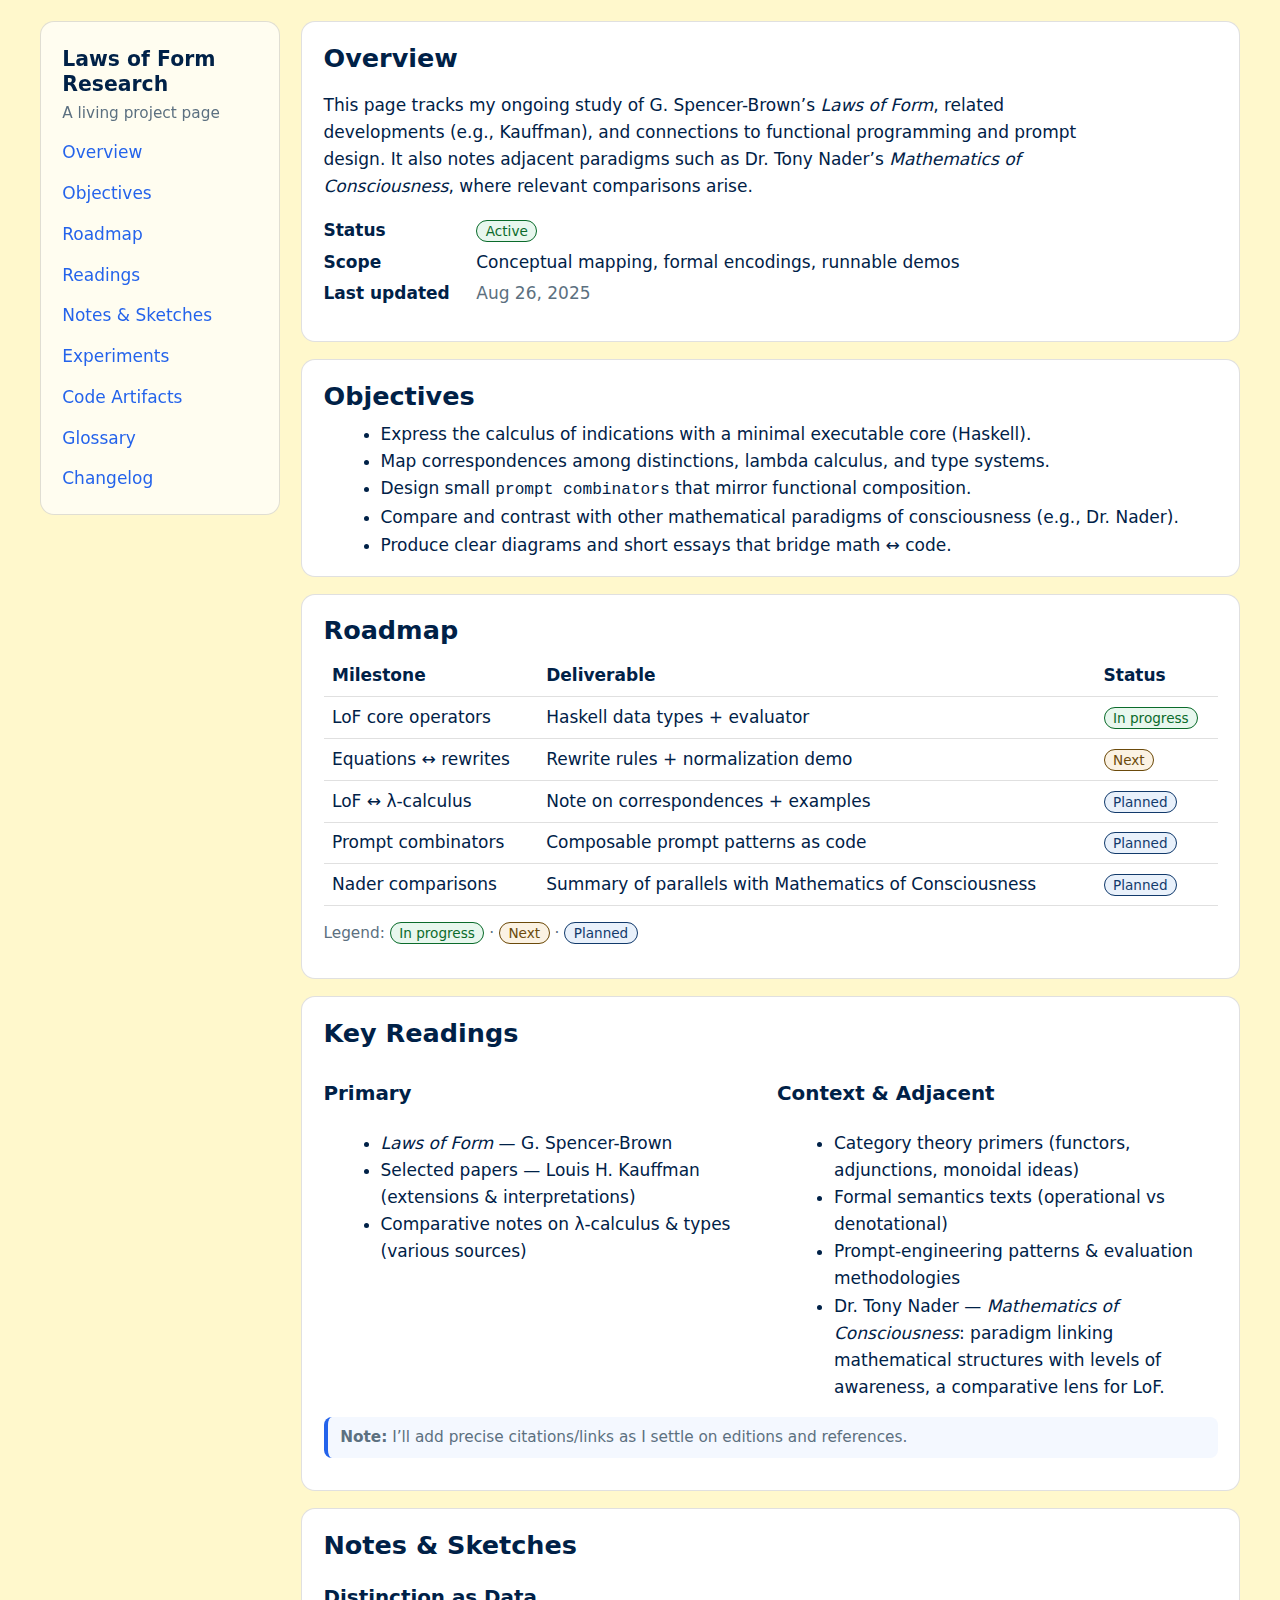
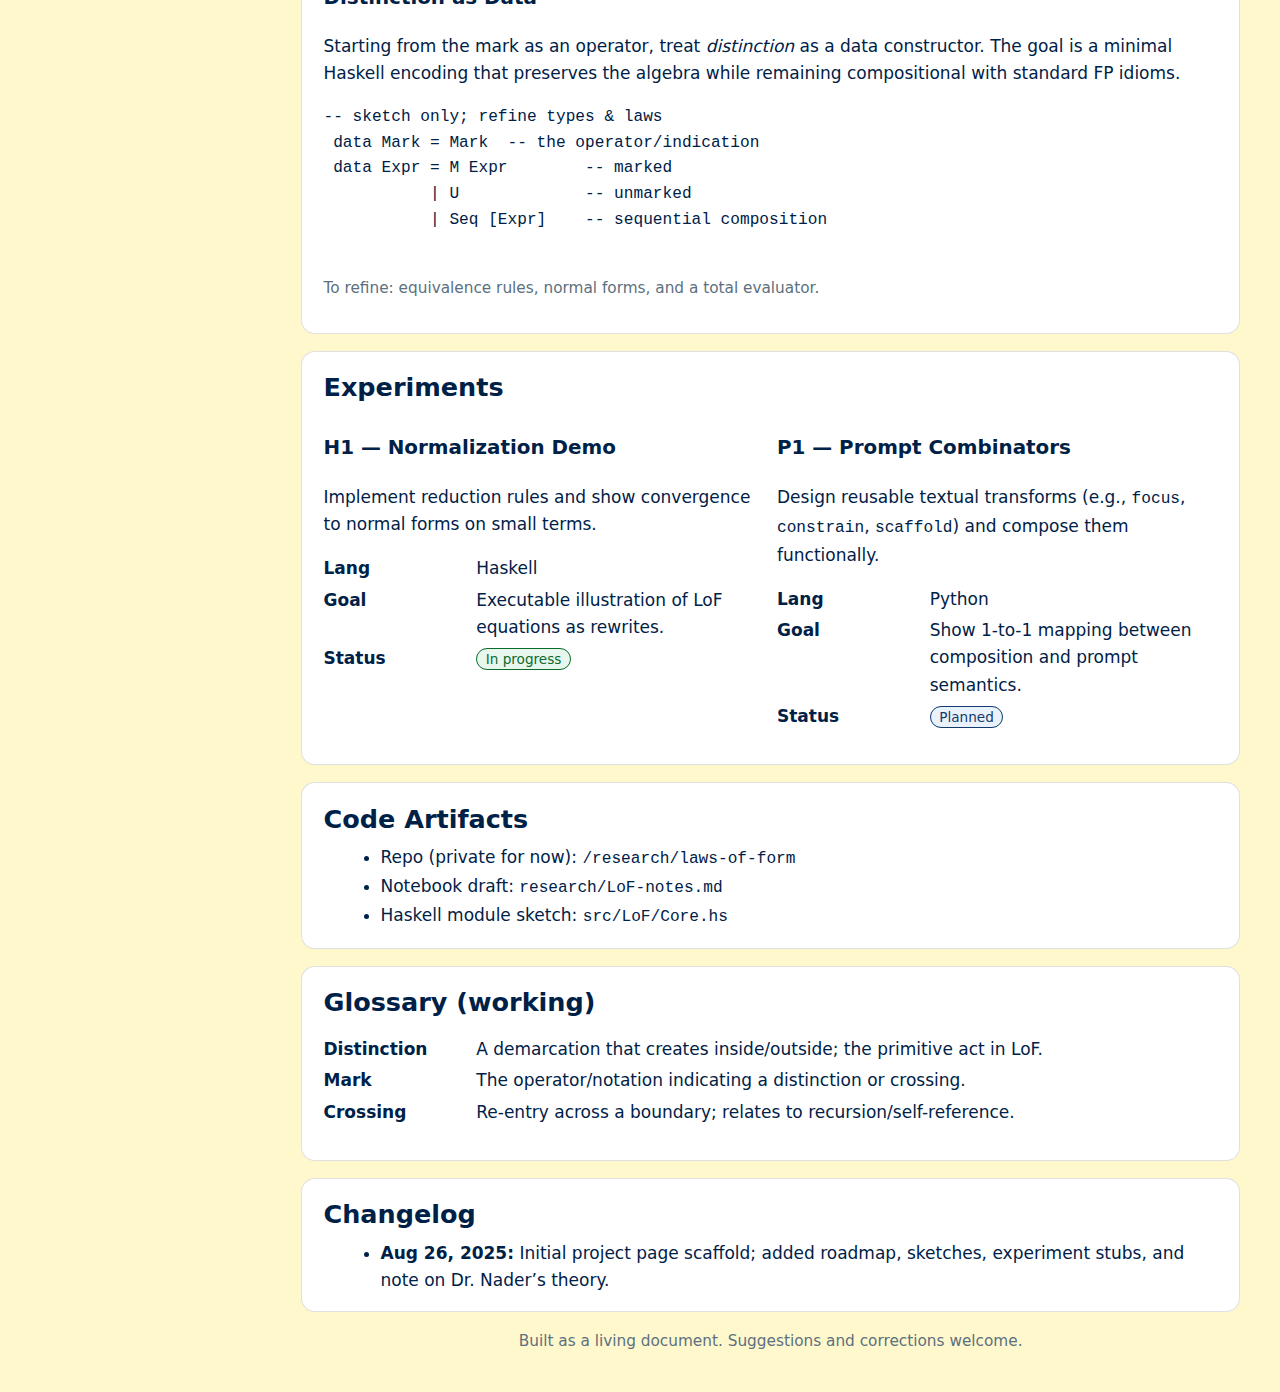
<file: resume_site/templates/_drafts/laws_of_form_research.html>
<!DOCTYPE html>
<html lang="en">
<head>
  <meta charset="utf-8" />
  <meta name="viewport" content="width=device-width, initial-scale=1" />
  <title>Laws of Form Research — Project Page</title>
  <meta name="description" content="A living research notebook connecting Spencer-Brown, Kauffman, and functional programming, with experiments in Haskell and prompt design." />
  <style>
    :root{
      /* Harmonize with your site's palette */
      --color-bg: #fff8cc; /* pastel yellow */
      --color-text: #002147; /* Oxford Blue */
      --ink-subtle: #334e68;
      --ink-faint: #5c7080;
      --card: #ffffff;
      --accent: #2463eb; /* calm blue */
      --border: rgba(0,0,0,.12);
      --radius: 14px;
    }
    html,body{margin:0;padding:0;color:var(--color-text);background:var(--color-bg);font: 17px/1.6 system-ui, -apple-system, Segoe UI, Roboto, Ubuntu, Cantarell, 'Helvetica Neue', Arial, 'Noto Sans', 'Apple Color Emoji', 'Segoe UI Emoji';}
    a{color:var(--accent);text-decoration: none}
    a:hover{text-decoration: underline}
    .page{display:grid;grid-template-columns: 240px 1fr;gap:1.25rem;max-width:1200px;margin:0 auto;padding:1.25rem;}
    @media (max-width: 980px){.page{grid-template-columns:1fr}.side{position:sticky;top:0;background:transparent}}

    /* Sidebar */
    .side{
      position: sticky; top: 1rem; align-self: start; height: fit-content;
      border:1px solid var(--border); background: rgba(255,255,255,.7); border-radius: var(--radius);
      padding:.75rem .75rem; backdrop-filter: blur(4px);
    }
    .brand{padding:.5rem .5rem .25rem .5rem;}
    .brand h1{font-size:1.2rem; line-height:1.25; margin:.2rem 0}
    .brand .meta{font-size:.9rem; color:var(--ink-faint)}
    nav ul{list-style:none; margin:.25rem 0 0; padding:0}
    nav li{margin:.2rem 0}
    nav a{display:block; padding:.3rem .5rem; border-radius:10px}
    nav a:hover{background:rgba(0,0,0,.05); text-decoration:none}

    /* Main */
    main{display:grid; gap:1rem}
    section{background: var(--card); border:1px solid var(--border); border-radius: var(--radius); padding:1rem 1.25rem}
    section h2{margin:.2rem 0 .5rem; line-height:1.25}
    .lede{max-width: 70ch}

    /* Reusable UI bits */
    .grid{display:grid; gap:.75rem}
    .cols-2{grid-template-columns: repeat(2,minmax(0,1fr))}
    .cols-3{grid-template-columns: repeat(3,minmax(0,1fr))}
    @media (max-width: 900px){.cols-2,.cols-3{grid-template-columns:1fr}}

    .badge{border:1px solid currentColor; border-radius:999px; padding:.12rem .5rem; font-size:.8rem; white-space:nowrap}
    .ok{color:#0b6b2b; background:#e8f7ee}
    .warn{color:#6b4a0b; background:#fbf2e3}
    .pause{color:#6b0b0b; background:#fdecec}
    .note{color:#123a6b; background:#e9f1fb}

    .kv{display:grid; grid-template-columns: 140px 1fr; gap:.25rem .75rem}
    .kv dt{font-weight:700}
    .kv dd{margin:0}

    .list{margin:.25rem 0 0 1rem}

    .callout{border-left:4px solid var(--accent); padding:.5rem .75rem; background: #f4f8ff; border-radius:8px}

    .code{font-family: ui-monospace, SFMono-Regular, Menlo, Consolas, 'Liberation Mono', monospace; font-size:.95em;}

    .small{font-size:.9rem; color:var(--ink-faint)}

    .table{width:100%; border-collapse: collapse}
    .table th,.table td{border-bottom:1px solid var(--border); padding:.4rem .5rem; text-align:left}

    .muted{color:var(--ink-faint)}
  </style>
</head>
<body>
  <div class="page">
    <aside class="side" aria-label="Page navigation">
      <div class="brand">
        <h1>Laws of Form Research</h1>
        <div class="meta">A living project page</div>
      </div>
      <nav>
        <ul>
          <li><a href="#overview">Overview</a></li>
          <li><a href="#objectives">Objectives</a></li>
          <li><a href="#roadmap">Roadmap</a></li>
          <li><a href="#readings">Readings</a></li>
          <li><a href="#notes">Notes & Sketches</a></li>
          <li><a href="#experiments">Experiments</a></li>
          <li><a href="#code">Code Artifacts</a></li>
          <li><a href="#glossary">Glossary</a></li>
          <li><a href="#changelog">Changelog</a></li>
        </ul>
      </nav>
    </aside>

    <main>
      <!-- OVERVIEW -->
      <section id="overview" aria-labelledby="h-overview">
        <h2 id="h-overview">Overview</h2>
        <p class="lede">
          This page tracks my ongoing study of G. Spencer-Brown’s <em>Laws of Form</em>,
          related developments (e.g., Kauffman), and connections to functional
          programming and prompt design. It also notes adjacent paradigms such as
          Dr. Tony Nader’s <em>Mathematics of Consciousness</em>, where relevant comparisons arise.
        </p>
        <dl class="kv">
          <dt>Status</dt><dd><span class="badge ok">Active</span></dd>
          <dt>Scope</dt><dd>Conceptual mapping, formal encodings, runnable demos</dd>
          <dt>Last updated</dt><dd><span class="muted">Aug 26, 2025</span></dd>
        </dl>
      </section>

      <!-- OBJECTIVES -->
      <section id="objectives" aria-labelledby="h-objectives">
        <h2 id="h-objectives">Objectives</h2>
        <ul class="list">
          <li>Express the calculus of indications with a minimal executable core (Haskell).</li>
          <li>Map correspondences among distinctions, lambda calculus, and type systems.</li>
          <li>Design small <span class="code">prompt combinators</span> that mirror functional composition.</li>
          <li>Compare and contrast with other mathematical paradigms of consciousness (e.g., Dr. Nader).</li>
          <li>Produce clear diagrams and short essays that bridge math ↔ code.</li>
        </ul>
      </section>

      <!-- ROADMAP -->
      <section id="roadmap" aria-labelledby="h-roadmap">
        <h2 id="h-roadmap">Roadmap</h2>
        <table class="table" role="table">
          <thead><tr><th>Milestone</th><th>Deliverable</th><th>Status</th></tr></thead>
          <tbody>
            <tr><td>LoF core operators</td><td>Haskell data types + evaluator</td><td><span class="badge ok">In progress</span></td></tr>
            <tr><td>Equations ↔ rewrites</td><td>Rewrite rules + normalization demo</td><td><span class="badge warn">Next</span></td></tr>
            <tr><td>LoF ↔ λ-calculus</td><td>Note on correspondences + examples</td><td><span class="badge note">Planned</span></td></tr>
            <tr><td>Prompt combinators</td><td>Composable prompt patterns as code</td><td><span class="badge note">Planned</span></td></tr>
            <tr><td>Nader comparisons</td><td>Summary of parallels with Mathematics of Consciousness</td><td><span class="badge note">Planned</span></td></tr>
          </tbody>
        </table>
        <p class="small muted">Legend: <span class="badge ok">In progress</span> · <span class="badge warn">Next</span> · <span class="badge note">Planned</span></p>
      </section>

      <!-- READINGS -->
      <section id="readings" aria-labelledby="h-readings">
        <h2 id="h-readings">Key Readings</h2>
        <div class="grid cols-2">
          <article>
            <h3>Primary</h3>
            <ul class="list">
              <li><em>Laws of Form</em> — G. Spencer-Brown</li>
              <li>Selected papers — Louis H. Kauffman (extensions & interpretations)</li>
              <li>Comparative notes on λ-calculus & types (various sources)</li>
            </ul>
          </article>
          <article>
            <h3>Context & Adjacent</h3>
            <ul class="list">
              <li>Category theory primers (functors, adjunctions, monoidal ideas)</li>
              <li>Formal semantics texts (operational vs denotational)</li>
              <li>Prompt-engineering patterns & evaluation methodologies</li>
              <li>Dr. Tony Nader — <em>Mathematics of Consciousness</em>: paradigm linking mathematical structures with levels of awareness, a comparative lens for LoF.</li>
            </ul>
          </article>
        </div>
        <p class="callout small"><strong>Note:</strong> I’ll add precise citations/links as I settle on editions and references.</p>
      </section>

      <!-- NOTES & SKETCHES -->
      <section id="notes" aria-labelledby="h-notes">
        <h2 id="h-notes">Notes & Sketches</h2>
        <article>
          <h3>Distinction as Data</h3>
          <p>
            Starting from the mark as an operator, treat <em>distinction</em> as a data
            constructor. The goal is a minimal Haskell encoding that preserves the
            algebra while remaining compositional with standard FP idioms.
          </p>
          <pre class="code">-- sketch only; refine types & laws
 data Mark = Mark  -- the operator/indication
 data Expr = M Expr        -- marked
           | U             -- unmarked
           | Seq [Expr]    -- sequential composition
 </pre>
          <p class="small muted">To refine: equivalence rules, normal forms, and a total evaluator.</p>
        </article>
      </section>

      <!-- EXPERIMENTS -->
      <section id="experiments" aria-labelledby="h-experiments">
        <h2 id="h-experiments">Experiments</h2>
        <div class="grid cols-2">
          <article>
            <h3>H1 — Normalization Demo</h3>
            <p>Implement reduction rules and show convergence to normal forms on small terms.</p>
            <dl class="kv">
              <dt>Lang</dt><dd>Haskell</dd>
              <dt>Goal</dt><dd>Executable illustration of LoF equations as rewrites.</dd>
              <dt>Status</dt><dd><span class="badge ok">In progress</span></dd>
            </dl>
          </article>
          <article>
            <h3>P1 — Prompt Combinators</h3>
            <p>Design reusable textual transforms (e.g., <span class="code">focus</span>, <span class="code">constrain</span>, <span class="code">scaffold</span>) and compose them functionally.</p>
            <dl class="kv">
              <dt>Lang</dt><dd>Python</dd>
              <dt>Goal</dt><dd>Show 1-to-1 mapping between composition and prompt semantics.</dd>
              <dt>Status</dt><dd><span class="badge note">Planned</span></dd>
            </dl>
          </article>
        </div>
      </section>

      <!-- CODE ARTIFACTS -->
      <section id="code" aria-labelledby="h-code">
        <h2 id="h-code">Code Artifacts</h2>
        <ul class="list">
          <li>Repo (private for now): <span class="code">/research/laws-of-form</span></li>
          <li>Notebook draft: <span class="code">research/LoF-notes.md</span></li>
          <li>Haskell module sketch: <span class="code">src/LoF/Core.hs</span></li>
        </ul>
      </section>

      <!-- GLOSSARY -->
      <section id="glossary" aria-labelledby="h-glossary">
        <h2 id="h-glossary">Glossary (working)</h2>
        <dl class="kv">
          <dt>Distinction</dt><dd>A demarcation that creates inside/outside; the primitive act in LoF.</dd>
          <dt>Mark</dt><dd>The operator/notation indicating a distinction or crossing.</dd>
          <dt>Crossing</dt><dd>Re-entry across a boundary; relates to recursion/self-reference.</dd>
        </dl>
      </section>

      <!-- CHANGELOG -->
      <section id="changelog" aria-labelledby="h-changelog">
        <h2 id="h-changelog">Changelog</h2>
        <ul class="list">
          <li><strong>Aug 26, 2025:</strong> Initial project page scaffold; added roadmap, sketches, experiment stubs, and note on Dr. Nader’s theory.</li>
        </ul>
      </section>

      <footer class="small muted" style="text-align:center; padding-bottom:1rem">
        Built as a living document. Suggestions and corrections welcome.
      </footer>
    </main>
  </div>
</body>
</html>
</file>
